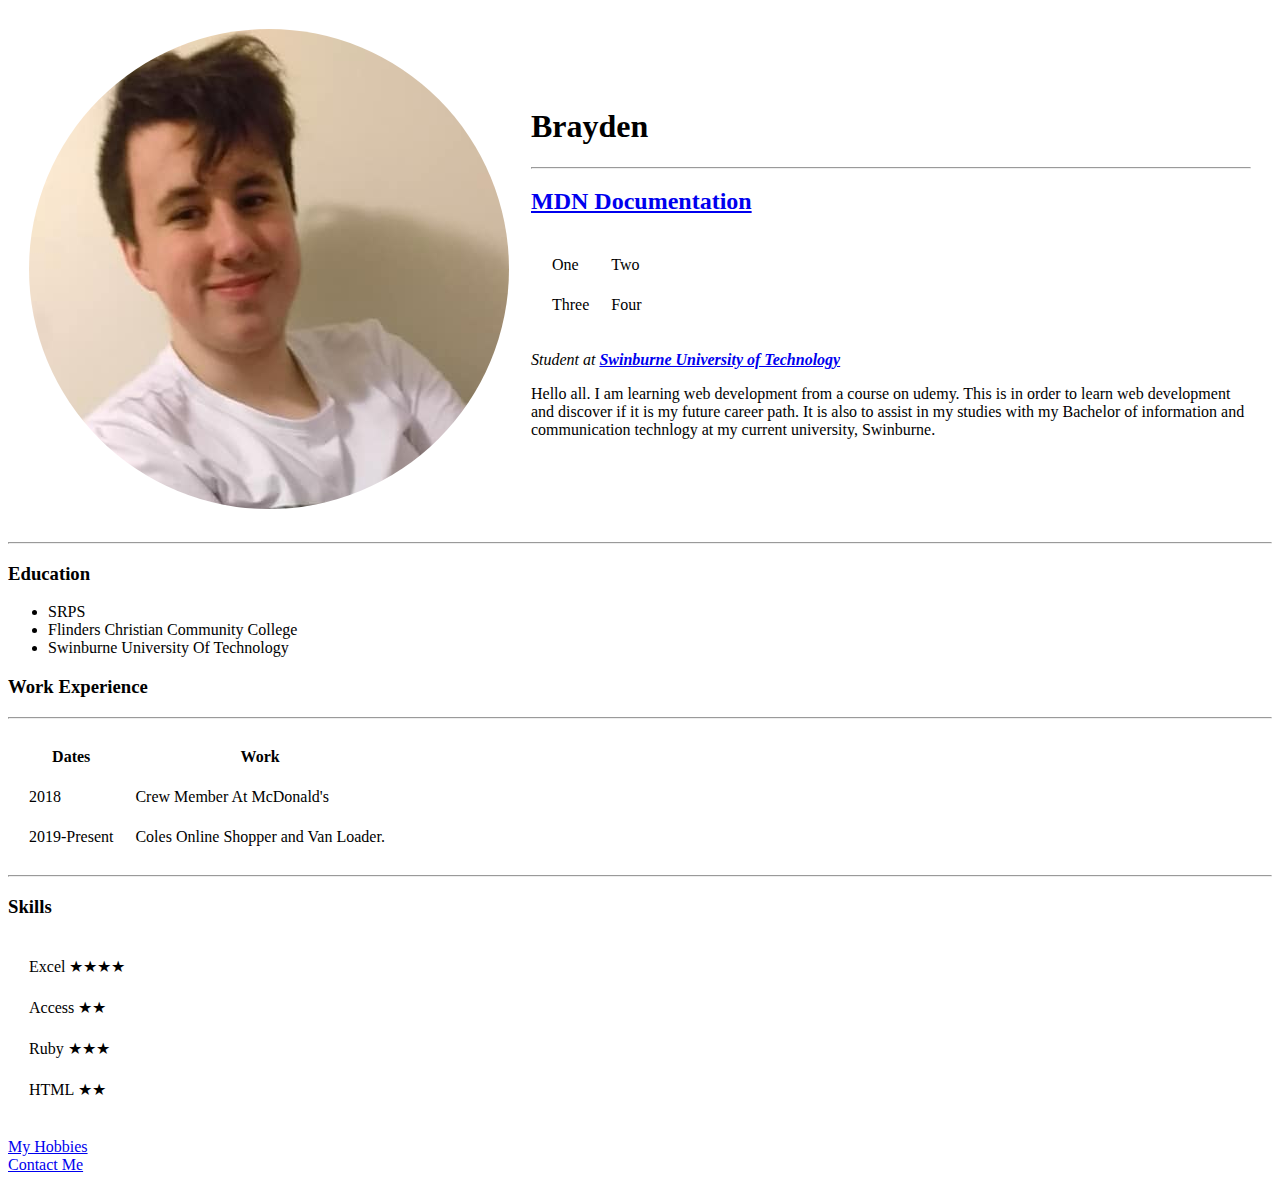
<file: HTML - Personal Site/index.html>
<!DOCTYPE html> <!-- renders doctype as an html doc !-->
<html lang="en" dir="ltr">
<!-- this tells the doc that everything between the html elements is the html !-->

<head>
  <!-- Head holds information about page, tells browser how to handle page !-->
  <meta charset="utf-8"> <!-- Encodes everything in utf-8. Utf is standard unicode.      !-->
  <title>🐕 Brayden's Personal Site 🐕 </title> <!-- Title of site as appears in browser !-->
</head>

<body>
  <table cellspacing="20">
    <tr>
      <td><img src="myself.png" alt="brayden profile picture" /></td>
      <td>
        <h1> Brayden</h1>
        <hr />
      <h2><a href="https://developer.mozilla.org/en-US/docs/Web/HTML">MDN Documentation</a></h2>
      <table cellspacing="20">
        <tr>
          <td> One</td>
          <td>Two</td>
        </tr>
        <tr>
          <td>Three</td>
          <td>Four</td>
        </tr>
      </table>
        <p>
          <em>Student at <strong> <a href="https://en.wikipedia.org/wiki/Swinburne_University_of_Technology">Swinburne University of Technology</a></strong></em>
        </p>
        <p>
          Hello all. I am learning web development from a course on udemy. This is in order to learn web development and discover if it is my future career path. It is also to assist in my studies with my Bachelor of information and communication
          technlogy
          at my current university, Swinburne.
        </p>
      </td>
    </tr>
  </table>


  <hr />
  <h3>Education</h3>
  <ul>
    <li> SRPS </li>
    <li> Flinders Christian Community College</li>
    <li> Swinburne University Of Technology</li>
  </ul>
  <h3>Work Experience</h3>

  <hr />


  <table cellspacing="20">
    <thead>
      <tr>
        <th>Dates</th>
        <th> Work</th>
      </tr>
    </thead>

    <tbody>
    </tbody>


    <tfoot>
    </tfoot>


    <tr>
      <td> 2018</td>
      <td>Crew Member At McDonald's</td>
    </tr>

    <tr>
      <td>2019-Present</td>
      <td>Coles Online Shopper and Van Loader.</td>
    </tr>

  </table>
<hr />

  <h3> Skills </h3>
  <table cellspacing="20">
    <tr>
      <td>Excel ★★★★ </td>
    </tr>

    <tr>
      <td>Access ★★ </td>
    </tr>

    <tr>
      <td>Ruby ★★★ </td>
    </tr>

    <tr>
      <td>HTML ★★ </td>
    </tr>
    </td>
  </table>


  <br />
  <a href="hobbies.html">My Hobbies</a>
  <br />
  <a href="contact.html">Contact Me</a>


</body>

</html>
</file>
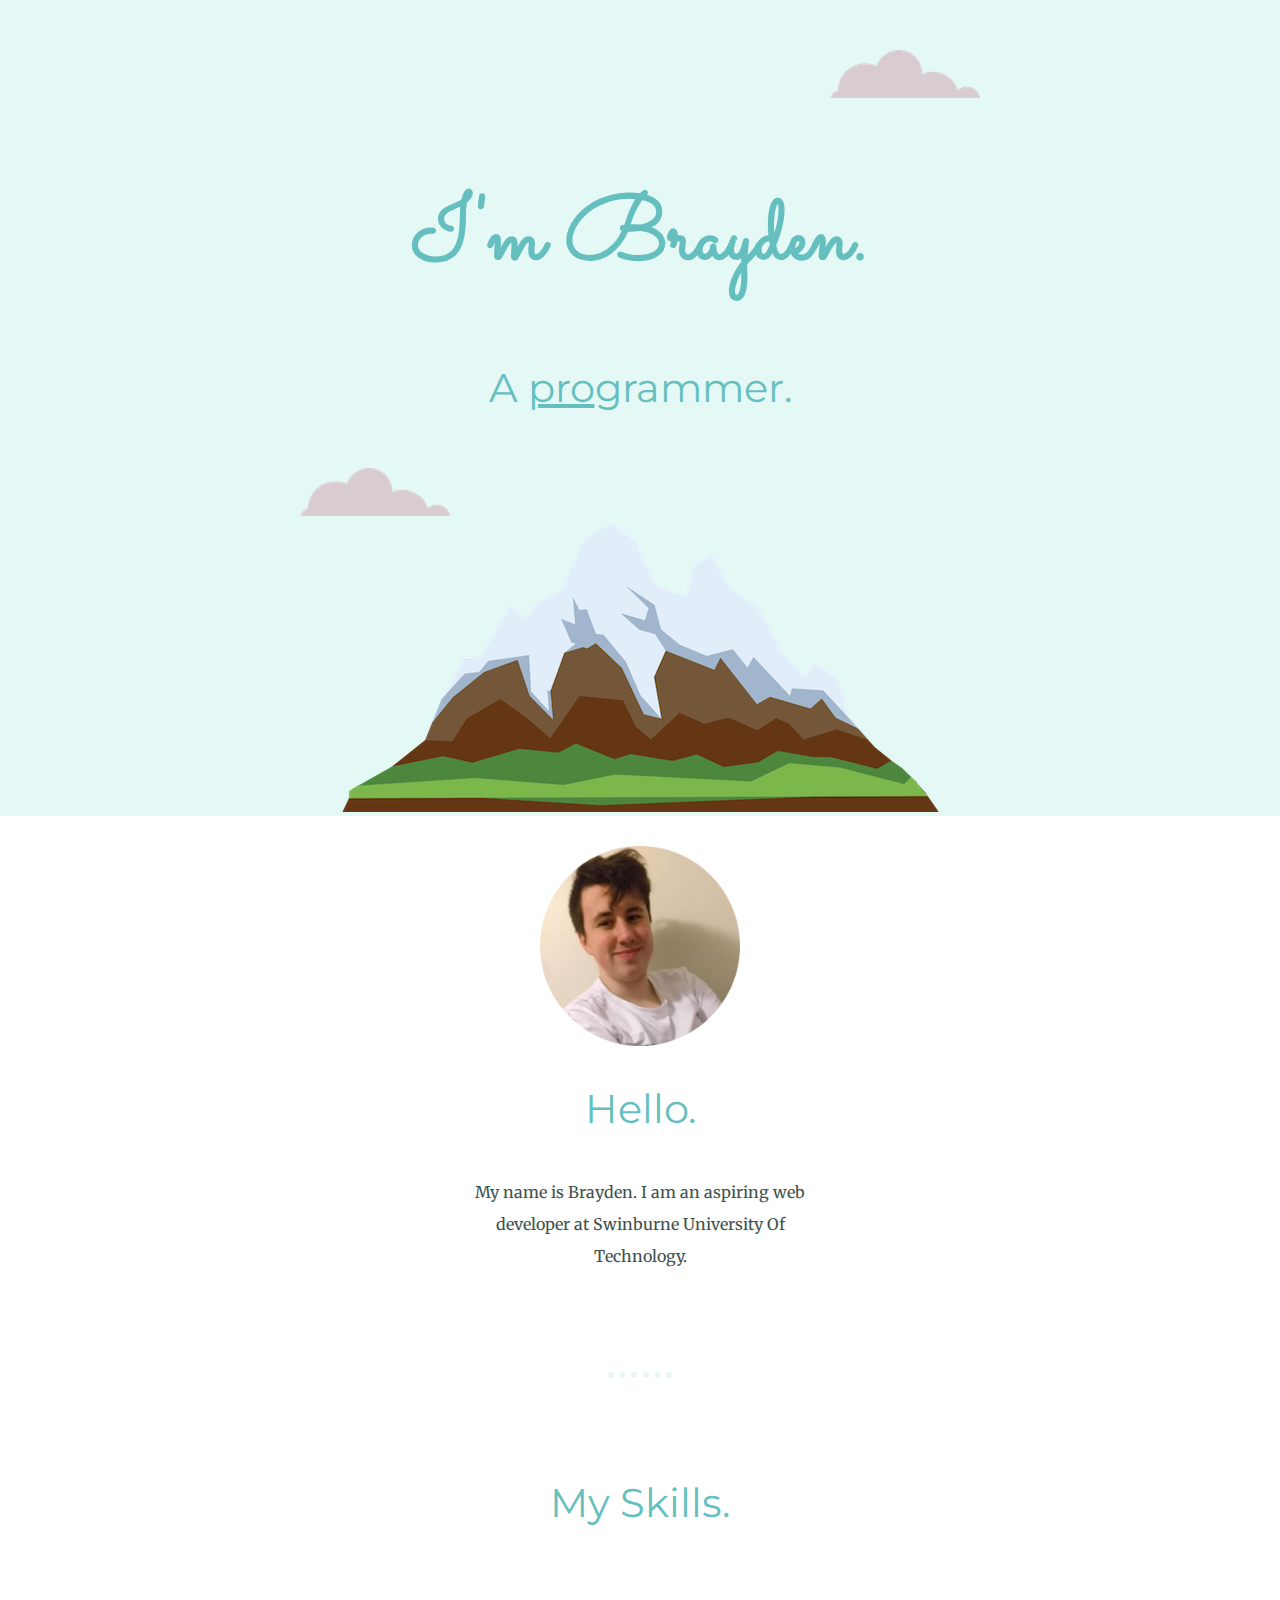
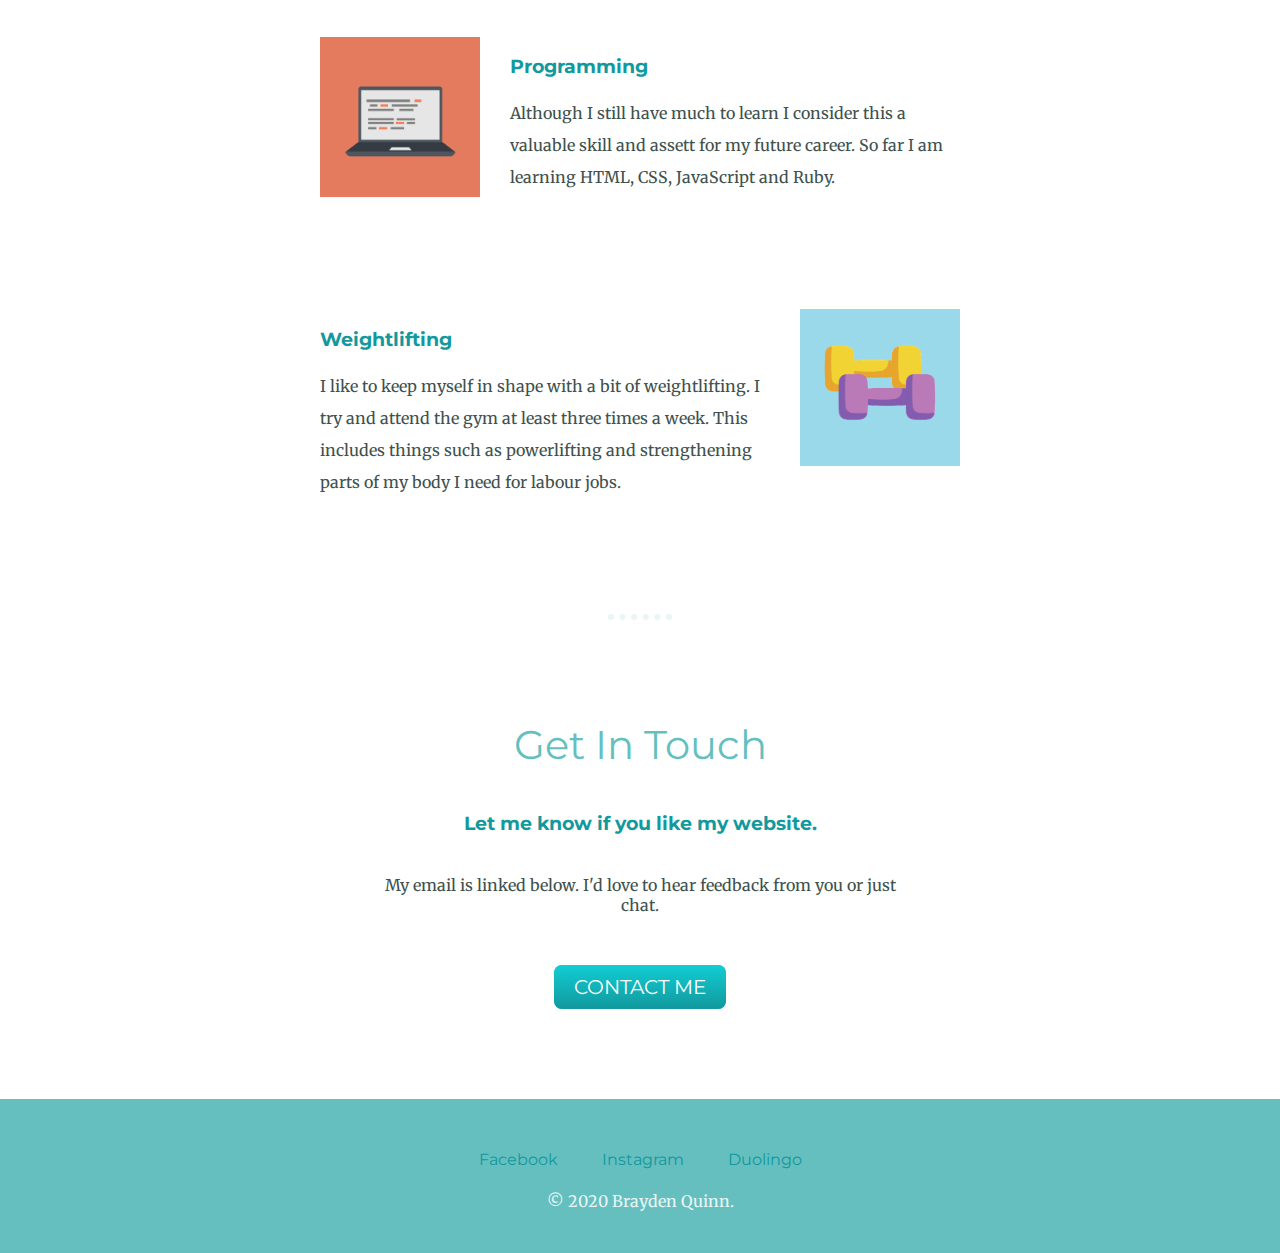
<file: My Site/index.html>
<!DOCTYPE html>
<html lang="en" dir="ltr">

<head>
  <meta charset="utf-8">
  <title>Brayden Quinn</title>
  <link rel="stylesheet" href="css/styles.css" />
  <link rel="icon" href="favicon.ico" />
  <link href="https://fonts.googleapis.com/css?family=Merriweather|Montserrat|Sacramento" rel="stylesheet" />
</head>

<body>
  <div class="top_container">
    <img class="top_cloud" src="images/cloud.png" alt="cloud-img" />
    <h1>I'm Brayden.</h1>
    <h2>A <span class="pro">pro</span>grammer.</h2>
    <img class="bottom_cloud" src="images/cloud.png" alt="cloud-img" />
    <img src="images/mountain.png" alt="mountain-img" />
  </div>

  <div class="middle-container">
    <div class="profile">
      <img class="selfimage" src="images/myself.png" alt="myself">
      <h2>Hello.</h2>
      <p class="intro">My name is Brayden. I am an aspiring web developer at Swinburne University Of Technology.</p>
    </div>
    <hr>

    <div class="skills">
      <h2>My Skills.</h2>
      <div class="skill-row">
        <img class="computerimage" src="images/computer.png" alt="computer">
        <h3>Programming</h3>
        <p>Although I still have much to learn I consider this a valuable skill and assett for my future career. So far I am learning HTML, CSS, JavaScript and Ruby.</p>
      </div>
      <div class="skill-row">
        <img class="weightimage" src="images/dumbell.png" alt="dumbell">
        <h3>Weightlifting</h3>
        <p>I like to keep myself in shape with a bit of weightlifting. I try and attend the gym at least three times a week. This includes things such as powerlifting and strengthening parts of my body I need for labour jobs.</p>
      </div>
    </div>
    <hr>
    <div class="contact-me">
      <h2>Get In Touch</h2>
      <h3>Let me know if you like my website.</h3>
      <p class="contact-message">My email is linked below. I'd love to hear feedback from you or just chat.</p>
      <a class="btn" href="mailto:b.quinn36@hotmail.com">CONTACT ME</a>
    </div>
  </div>


  <div class="bottom-container">
    <a class="footer-link" href="https://www.facebook.com/brayden.quinn.14/">Facebook</a>
    <a class="footer-link" href="https://www.instagram.com/bquinn3666/">Instagram</a>
    <a class="footer-link" href="https://duome.eu/bquinn36">Duolingo</a>
    <p>© 2020 Brayden Quinn.</p>
  </div>

  </html>
</file>
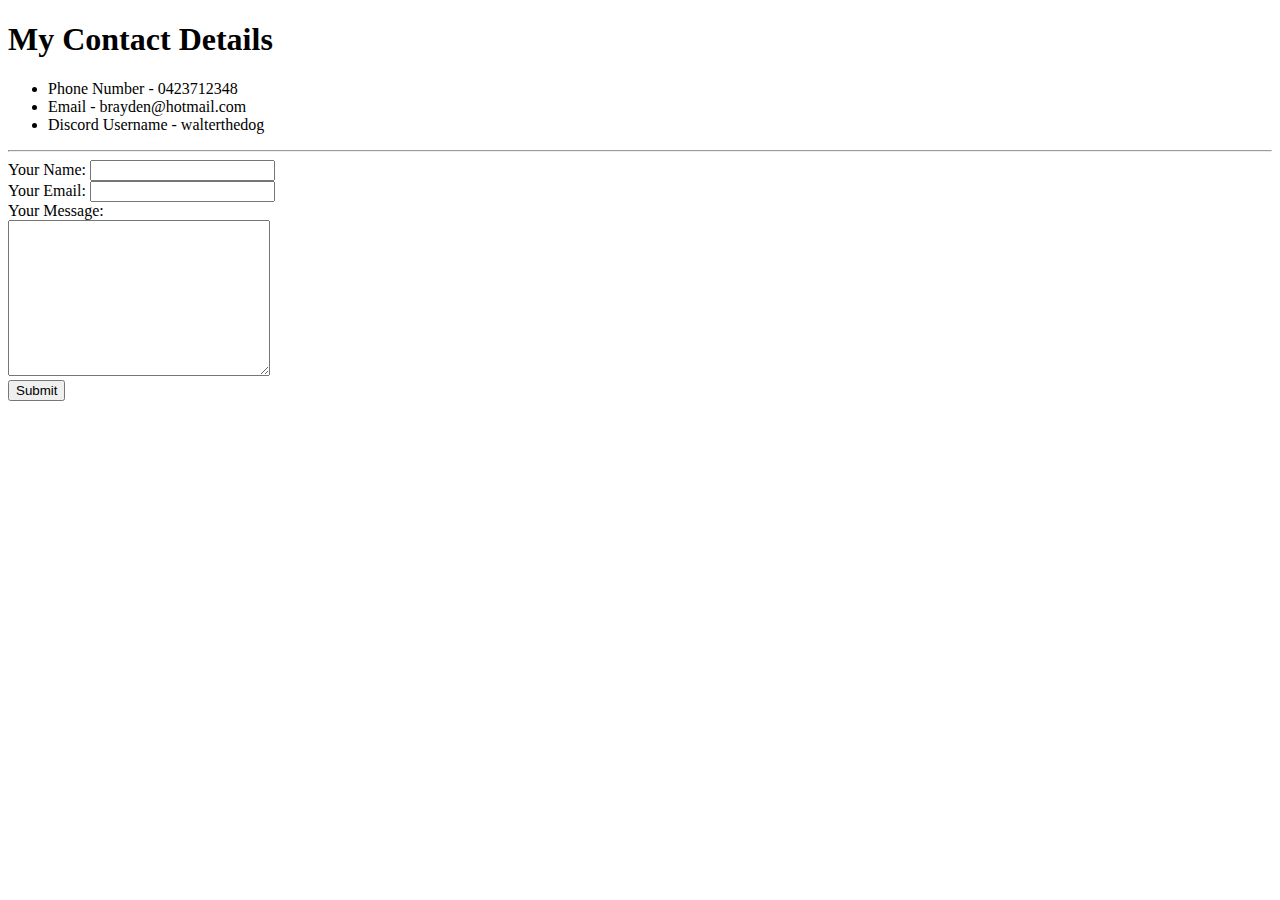
<file: HTML - Personal Site/contact.html>
<!DOCTYPE html>
<html lang="en" dir="ltr">

<head>
  <meta charset="utf-8">
  <title>Contact Details</title>
</head>

<body>
  <h1>My Contact Details</h1>
  <ul>
    <li>
      Phone Number - 0423712348
    </li>
    <li>
      Email - brayden@hotmail.com
    </li>
    <li>
      Discord Username - walterthedog
    </li>
  </ul>
  <hr />
  <form action="mailto:b.quinn36@hotmail.com" method="post" enctype="text/plain">

    <label>Your Name:</label>
    <input type="text" name="yourName" value="" />
    <br />

    <label>Your Email:</label>
    <input type="email" name="yourEmail" />
    <br />

    <label>Your Message:</label>
    <br />
    <textarea name="yourMessage" rows="10" cols="30"></textarea>

    <br />
    <input type="submit" name="" />
  </form>
</body>

</html>
</file>
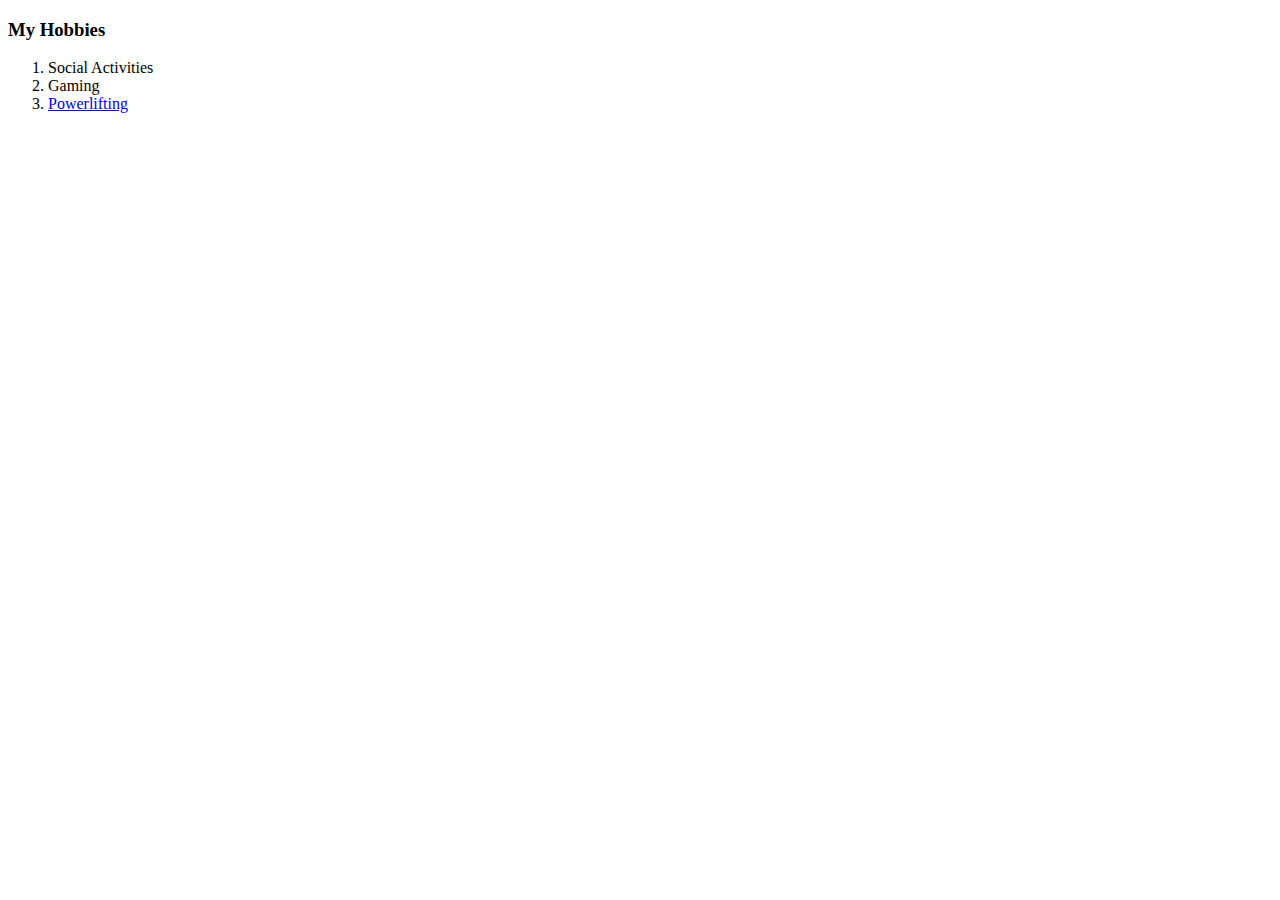
<file: HTML - Personal Site/hobbies.html>
<!DOCTYPE html>
<html lang="en" dir="ltr">

<head>
  <meta charset="utf-8">
  <title>My Hobbies</title>
</head>

<body>
  <h3>My Hobbies</h3>
  <ol>
    <li>Social Activities</li>
    <li> Gaming </li>
    <li><a href="https://stronglifts.com/5x5/">Powerlifting</a></li>
  </ol>
</body>

</html>
</file>
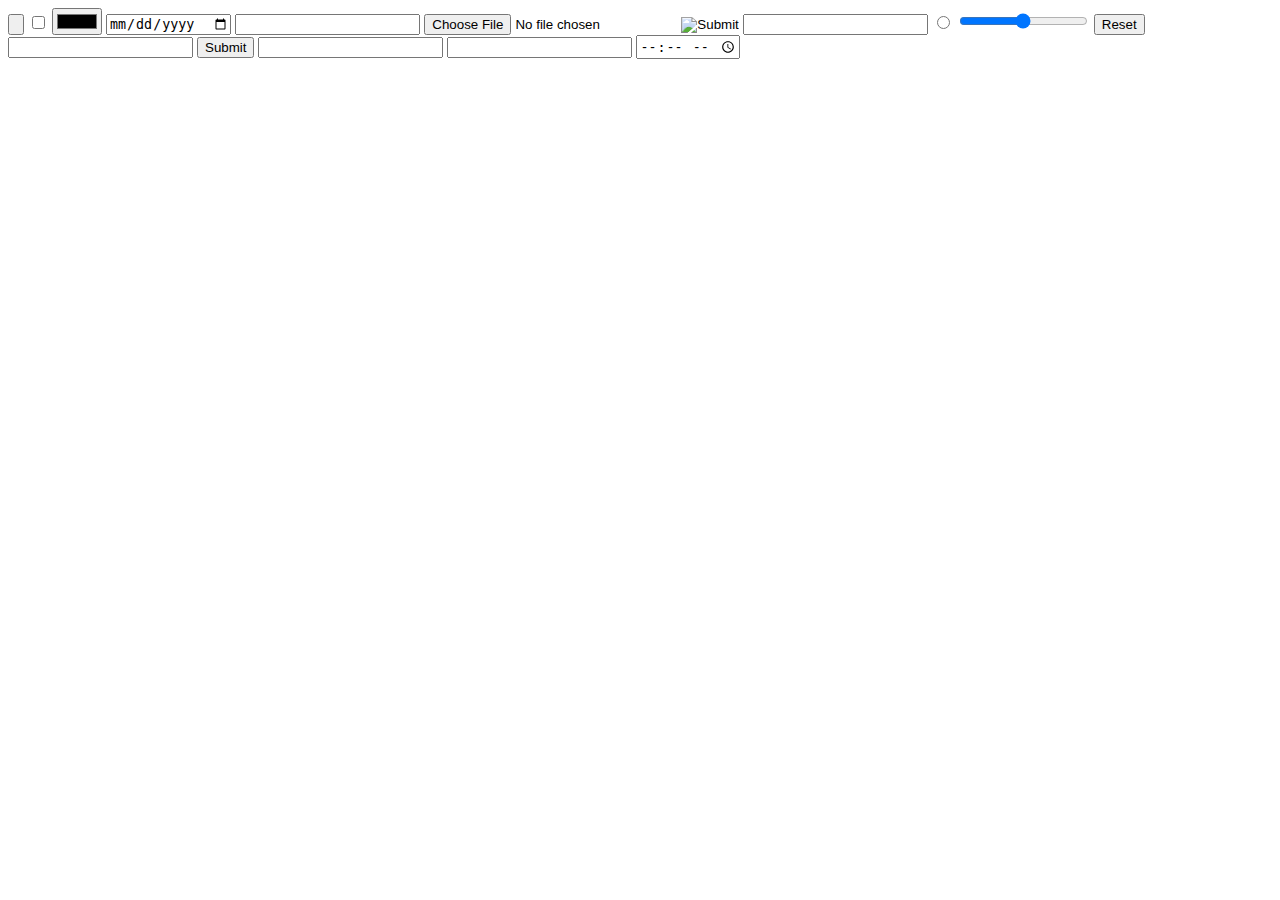
<file: HTML - Personal Site/inputs.html>
<!DOCTYPE html>
<html lang="en" dir="ltr">
  <head>
    <meta charset="utf-8">
    <title></title>
  </head>
  <body>
    <form>
    <input type="button" name=""  />
    <input type="checkbox" name=""  />
    <input type="color" name=""  />
    <input type="date" name=""  />
    <input type="email" name=""  />
    <input type="file" name=""  />
    <input type="image" name=""  />
    <input type="password" name=""  />
    <input type="radio" name=""  />
    <input type="range" name=""  />
    <input type="reset" name=""  />
    <input type="search" name=""  />
    <input type="submit" name=""  />
    <input type="tel" name=""  />
    <input type="text" name=""  />
    <input type="time" name=""  />
    </form>
  </body>
</html>
</file>
<file: My Site/css/styles.css>
/************************ TAGS ****************************/
h1 {
  margin: 50px auto 0 auto;
  font-family: 'Sacramento', cursive;
  font-size: 5.625rem;
  color: #66BFBF;
  line-height: 2;
}

h2 {
  font-family: 'Montserrat', sans-serif;
  font-size: 2.5rem;
  color: #66BFBF;
  font-weight: normal;
  padding-bottom: 10px;
}

h3 {
  font-family: 'Montserrat', sans-serif;
  color: #11999E;
}

body {
  text-align: center;
  font-family: 'Merriweather', serif;
  color: #40514E;
  margin: 0;
}

a {
  color: #11999E;
  font-family: 'Montserrat', sans-serif;
  margin: 10px 20px;
  text-decoration: none;
}

a:hover {
color: #EAF6F6;
}


p {
  line-height: 2;
}

hr {
  border: dotted #EAF6F6 6px;
  border-bottom: none;
  width: 4%;
  margin: 100px auto;
}

/************************ CLASSES ****************************/
.top_container {
  background-color: #E4F9F5;
  position: relative;
  padding-top: 100px;
}

.middle_container {
  margin: 100px 0;
}

.bottom-container {
  background-color: #66BFBF;
  color: #EAF6F6;
  padding: 50px 0 20px;
  margin: 100px auto 0 auto;
}

.pro {
  text-decoration: underline;
}

.intro {
  width: 30%;
  margin: auto;
}

.contact-message {
  width: 40%;
  margin: 40px auto 60px;
  line-height: normal;
}

.copyright {
color: #EAF6F6;
font-size: 0.75rem;
padding: 20px 0px;
}


.bottom_cloud {
  position: absolute;
  left: 300px;
  bottom: 300px;
}

.top_cloud {
  position: absolute;
  right: 300px;
  top: 50px;
}

.skill-row {
  width: 50%;
  margin: 100px auto 100px auto;
  text-align: left;
  overflow: auto;
}

.computerimage {
  width: 25%;
  float: left;
  margin-right: 30px;
}

.weightimage {
  width: 25%;
  float: right;
  margin-left: 30px;
}

.selfimage {
  height: 200px;
  margin-top: 30px;
}

.btn {
  background: #11cdd4;
  background-image: -webkit-linear-gradient(top, #11cdd4, #11999e);
  background-image: -moz-linear-gradient(top, #11cdd4, #11999e);
  background-image: -ms-linear-gradient(top, #11cdd4, #11999e);
  background-image: -o-linear-gradient(top, #11cdd4, #11999e);
  background-image: linear-gradient(top, #11cdd4, #11999e);
  -webkit-border-radius: 8;
  -moz-border-radius: 8;
  border-radius: 8px;
  font-family: 'Montserrat', sans-serif;
  color: #ffffff;
  font-size: 20px;
  padding: 10px 20px 10px 20px;
  text-decoration: none;
}

.btn:hover {
  background: #30e3cb;
  background-image: -webkit-linear-gradient(top, #30e3cb, #2bc4ad);
  background-image: -moz-linear-gradient(top, #30e3cb, #2bc4ad);
  background-image: -ms-linear-gradient(top, #30e3cb, #2bc4ad);
  background-image: -o-linear-gradient(top, #30e3cb, #2bc4ad);
  background-image: linear-gradient(top, #30e3cb, #2bc4ad);
  text-decoration: none;
}

/************************ IDS ****************************/
</file>
